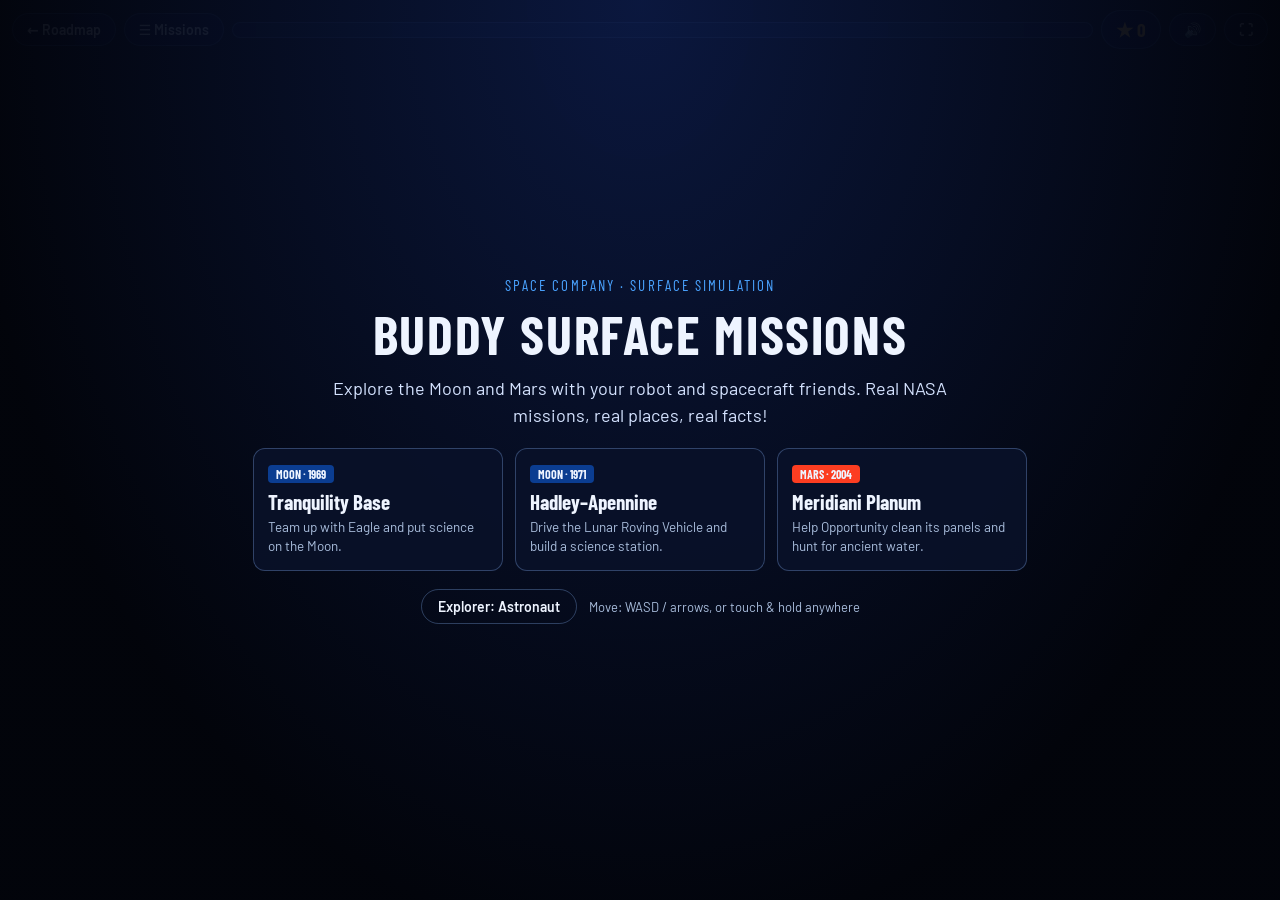
<file: game.html>
<!DOCTYPE html>
<html lang="en" dir="ltr">
<head>
<meta charset="UTF-8">
<meta name="viewport" content="width=device-width, initial-scale=1, maximum-scale=1, user-scalable=no, viewport-fit=cover">
<title>Space Buddy Missions | Simulation</title>
<link href="https://fonts.googleapis.com/css2?family=Barlow:wght@400;500;600&family=Barlow+Condensed:wght@600;700&display=swap" rel="stylesheet">
<link rel="stylesheet" href="game.css">
<script src="game.js" defer></script>
</head>
<body>
<canvas id="g"></canvas>

<div id="hud">
  <a class="pill" href="index.html">&larr; Roadmap</a>
  <button class="pill" id="menuBtn">&#9776; Missions</button>
  <div class="pill obj" id="obj"></div>
  <div class="pill gold">&#9733; <span id="stars">0</span></div>
  <button class="pill" id="muteBtn" aria-label="Sound">&#128266;</button>
  <button class="pill" id="fsBtn" aria-label="Fullscreen">&#9974;</button>
</div>
<div id="sub"><div class="av"><img id="avImg" alt=""></div><div><b id="who"></b><span id="say"></span></div></div>
<div id="fact"></div>
<div id="pop"></div>

<section class="ov" id="menu">
  <div class="kick">SPACE COMPANY &middot; SURFACE SIMULATION</div>
  <h1>BUDDY SURFACE MISSIONS</h1>
  <p class="lead">Explore the Moon and Mars with your robot and spacecraft friends. Real NASA missions, real places, real facts!</p>
  <div class="cards" id="cards"></div>
  <div class="row"><button class="btn ghost" id="kidBtn"></button><span class="hint">Move: WASD / arrows, or touch &amp; hold anywhere</span></div>
</section>

<section class="ov off" id="intro">
  <div class="kick" id="iKick"></div>
  <h1 id="iTitle"></h1>
  <img id="phImg" alt="Real NASA photograph">
  <p class="lead" id="iText"></p>
  <button class="btn action" id="goBtn">Let's go!</button>
</section>

<section class="ov off" id="end">
  <div class="kick">MISSION COMPLETE</div>
  <h1 id="eTitle"></h1>
  <p class="lead" id="eText"></p>
  <div class="row"><button class="btn action" id="nextBtn">Next mission &rarr;</button><button class="btn ghost" id="againBtn">Menu</button></div>
</section>
</body>
</html>
</file>
<file: game.css>
:root{--bg:#02040b;--panel:rgba(10,18,42,.88);--line:rgba(140,185,255,.3);--blue:#4aa3ff;--nasa-blue:#0b3d91;--red:#fc3d21;--gold:#ffc542;--green:#3ddc84;--text:#eef4ff;--muted:#a9bddc}
*{box-sizing:border-box;margin:0;padding:0;-webkit-tap-highlight-color:transparent}
html,body{height:100%;overflow:hidden;background:var(--bg);font-family:'Barlow',system-ui,sans-serif;color:var(--text);overscroll-behavior:none}
canvas{position:fixed;inset:0;width:100%;height:100%;display:block;touch-action:none}
button{font:inherit;color:inherit;cursor:pointer}
#hud{position:fixed;left:0;right:0;top:0;display:flex;gap:8px;align-items:center;padding:max(10px,env(safe-area-inset-top)) max(12px,env(safe-area-inset-right)) 0 max(12px,env(safe-area-inset-left));pointer-events:none;z-index:5}
.pill{pointer-events:auto;padding:7px 14px;border-radius:20px;background:var(--panel);border:1px solid var(--line);color:var(--text);text-decoration:none;font-weight:600;font-size:14px;white-space:nowrap;backdrop-filter:blur(6px)}
.pill.obj{flex:1;min-width:0;overflow:hidden;text-overflow:ellipsis;pointer-events:none;font-weight:500;text-align:center}
.pill.gold{color:var(--gold);font-family:'Barlow Condensed',sans-serif;font-size:19px;font-weight:700;pointer-events:none}
#sub{position:fixed;left:50%;bottom:max(14px,env(safe-area-inset-bottom));translate:-50% 0;width:min(680px,94vw);display:flex;gap:10px;align-items:center;padding:10px 14px;border-radius:14px;background:var(--panel);border:1px solid var(--line);border-left:4px solid var(--gold);z-index:5;transition:opacity .4s;font-size:16px;line-height:1.45;pointer-events:none}
#sub.off{opacity:0}
#sub .av{width:44px;height:44px;border-radius:50%;overflow:hidden;border:2px solid var(--gold);flex:none;background:#000}
#sub .av img{width:100%;height:100%;object-fit:cover;display:block}
#sub b{color:var(--gold);margin-right:6px}
#fact{position:fixed;right:max(12px,env(safe-area-inset-right));top:64px;width:min(320px,70vw);padding:12px 14px;border-radius:12px;background:linear-gradient(180deg,#14275a,#0a1230);border:1px solid var(--gold);font-size:14px;line-height:1.45;z-index:5;transform:translateX(120%);transition:transform .5s;cursor:pointer}
#fact.on{transform:none}#fact b{color:var(--gold);display:block;font-family:'Barlow Condensed',sans-serif;letter-spacing:.08em;font-size:15px}
#pop{position:fixed;left:50%;top:30%;translate:-50% 0;font-family:'Barlow Condensed',sans-serif;font-size:clamp(28px,6vw,54px);font-weight:700;letter-spacing:.05em;text-shadow:0 0 24px #000,0 2px 0 #000;opacity:0;pointer-events:none;z-index:6;text-align:center}
#pop.on{animation:pop 2.2s forwards}
@keyframes pop{0%{opacity:0;transform:scale(.6)}15%{opacity:1;transform:scale(1.08)}25%{transform:scale(1)}80%{opacity:1}100%{opacity:0;transform:translateY(-20px)}}
.ov{position:fixed;inset:0;z-index:10;display:flex;flex-direction:column;align-items:center;justify-content:center;gap:12px;padding:20px;text-align:center;overflow:auto;background:radial-gradient(ellipse at 50% 0,rgba(12,26,68,.9),rgba(2,4,11,.96) 75%);transition:opacity .5s}
.ov.off{opacity:0;pointer-events:none}
.kick{font-family:'Barlow Condensed',sans-serif;letter-spacing:.14em;color:var(--blue);font-size:15px}
.ov h1{font-family:'Barlow Condensed',sans-serif;font-size:clamp(30px,6vw,54px);letter-spacing:.03em;line-height:1.05}
.lead{max-width:620px;color:#d5e3ff;line-height:1.55;font-size:clamp(15px,2vw,18px)}
.cards{display:grid;grid-template-columns:repeat(3,minmax(0,250px));gap:12px;margin:6px 0;justify-content:center}
.mc{background:var(--panel);border:1px solid var(--line);border-radius:12px;padding:14px;text-align:left;transition:.2s}
.mc:hover{border-color:var(--gold);transform:translateY(-3px);box-shadow:0 0 20px rgba(255,197,66,.3)}
.mc .tag{display:inline-block;font-family:'Barlow Condensed',sans-serif;font-weight:700;font-size:12px;padding:2px 8px;border-radius:4px;background:var(--nasa-blue);margin-bottom:6px}
.mc.mars .tag{background:var(--red)}.mc h3{font-family:'Barlow Condensed',sans-serif;font-size:21px;margin-bottom:4px}
.mc p{font-size:13.5px;color:var(--muted);line-height:1.4}.mc.done h3::after{content:" \2713";color:var(--green)}
.row{display:flex;gap:12px;align-items:center;justify-content:center;flex-wrap:wrap}.hint{color:var(--muted);font-size:13px}
.btn{padding:12px 26px;border-radius:26px;border:1px solid var(--blue);background:rgba(11,61,145,.5);font-weight:600;font-size:17px}
.btn:hover{background:var(--nasa-blue)}.btn.action{background:var(--red);border-color:#ff7a63}.btn.action:hover{background:#e03119}
.btn.ghost{background:none;border-color:var(--line);font-size:14px;padding:8px 16px}
#phImg{max-width:min(420px,80vw);max-height:30vh;border-radius:10px;border:1px solid var(--line);object-fit:cover;background:#04060d}
#phImg:not([src]){display:none}
@media(max-width:760px){.cards{grid-template-columns:1fr;width:100%;max-width:420px}.pill{font-size:12.5px;padding:6px 10px}#hud{gap:6px;flex-wrap:wrap}.pill.obj{order:9;flex:1 1 100%}#fact{top:96px}}
</file>
